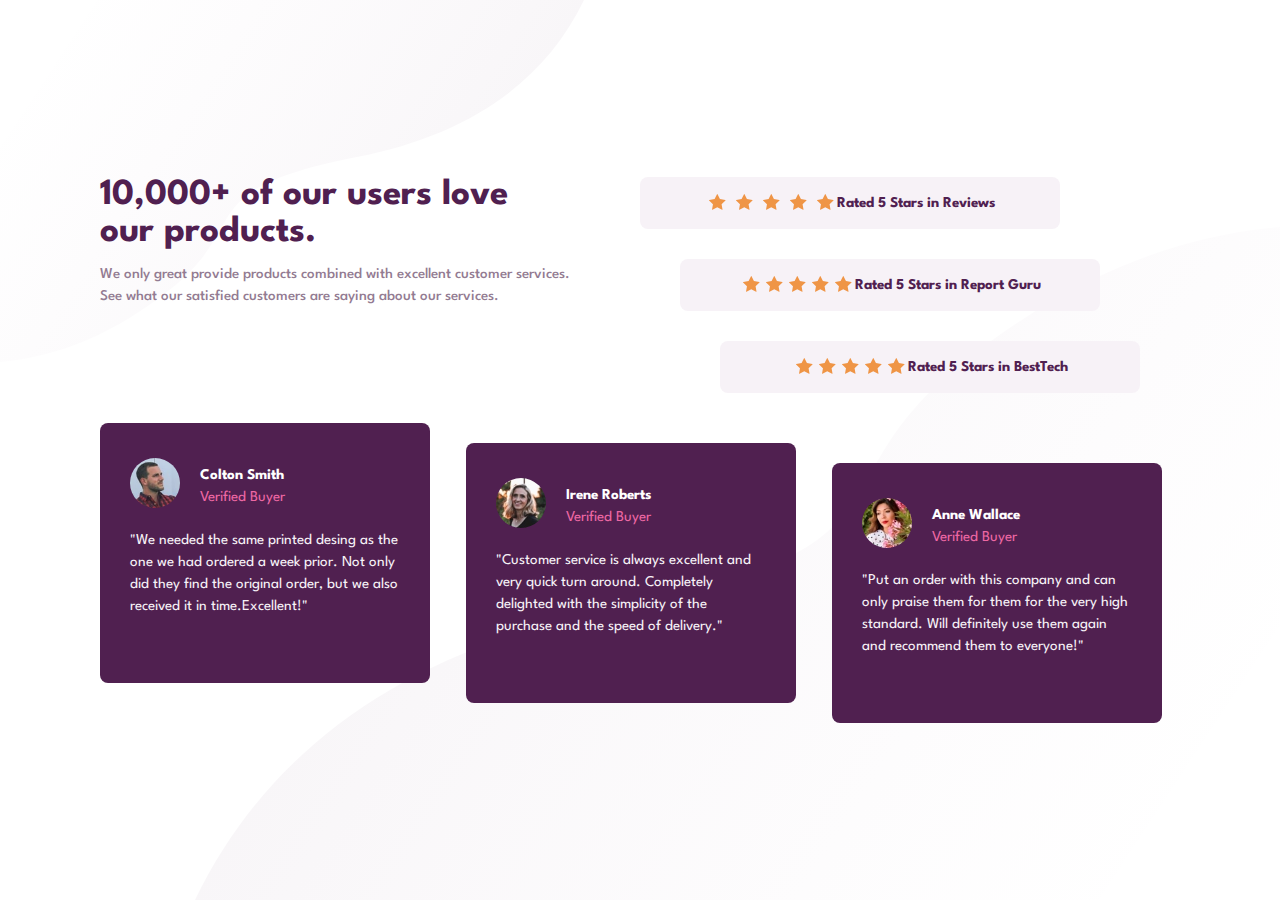
<file: index.html>
<!DOCTYPE html>
<html lang="en">
  <head>
    <meta charset="UTF-8">
    <meta http-equiv="X-UA-Compatible" content="IE=edge">
    <meta name="viewport" content="width=device-width, initial-scale=1.0">
    <link rel="stylesheet" href="../css/styles.css">
    <link rel="stylesheet" href="../css/break_desktop.css" media="(min-width: 988px)">
    <link rel="preconnect" href="https://fonts.googleapis.com">
    <link rel="preconnect" href="https://fonts.gstatic.com" crossorigin>
    <link href="https://fonts.googleapis.com/css2?family=Spartan:wght@400;500;700&amp;display=swap" rel="stylesheet">
    <title>Social Proof</title>
  </head>
  <body>
    <main> 
      <div class="content">       
        <h1>10,000+ of our users love our products.</h1>
        <p>We only great provide products combined with excellent customer services. See what our satisfied customers are saying about our services.</p>
      </div>
      <section class="rating">
        <div class="rating_box"> 
          <div class="rating_box_stars">
            <img src="../images/icon-star.svg" alt="S"/>
            <img src="../images/icon-star.svg" alt="T"/>
            <img src="../images/icon-star.svg" alt="A"/>
            <img src="../images/icon-star.svg" alt="R"/>
            <img src="../images/icon-star.svg" alt="S"/>
          </div>
          <p>Rated 5 Stars in Reviews</p>
        </div>
        <div class="rating_box"> 
          <div class="rating_box_stars"><img src="../images/icon-star.svg" alt="S"/><img src="../images/icon-star.svg" alt="T"/><img src="../images/icon-star.svg" alt="A"/><img src="../images/icon-star.svg" alt="R"/><img src="../images/icon-star.svg" alt="S"/></div>
          <p>Rated 5 Stars in Report Guru</p>
        </div>
        <div class="rating_box"> 
          <div class="rating_box_stars"><img src="../images/icon-star.svg" alt="S"/><img src="../images/icon-star.svg" alt="T"/><img src="../images/icon-star.svg" alt="A"/><img src="../images/icon-star.svg" alt="R"/><img src="../images/icon-star.svg" alt="S"/></div>
          <p>Rated 5 Stars in BestTech</p>
        </div>
      </section>
      <section class="opinions">
        <div class="opinions_profile"> 
          <div class="opinions_profile-box"> <img src="../images/image-colton.jpg" alt="profile photo"/>
            <div class="opinions_profile-box-title"> 
              <p>Colton Smith</p><span>Verified Buyer</span>
            </div>
          </div>
          <p>&quot;We needed the same printed desing as the one we had ordered a week prior. Not only did they find the original order, but we also received it in time.Excellent!&quot;</p>
        </div>
        <div class="opinions_profile"> 
          <div class="opinions_profile-box"> <img src="../images/image-irene.jpg" alt="profile photo"/>
            <div class="opinions_profile-box-title"> 
              <p>Irene Roberts</p><span>Verified Buyer</span>
            </div>
          </div>
          <p>&quot;Customer service is always excellent and very quick turn around. Completely delighted with the simplicity of the purchase and the speed of delivery.&quot;</p>
        </div>
        <div class="opinions_profile"> 
          <div class="opinions_profile-box"> <img src="../images/image-anne.jpg" alt="profile photo"/>
            <div class="opinions_profile-box-title"> 
              <p>Anne Wallace</p><span>Verified Buyer</span>
            </div>
          </div>
          <p>&quot;Put an order with this company and can only praise them for them for the very high standard. Will definitely use them again and recommend them to everyone!&quot;</p>
        </div>
      </section>
    </main>
  </body>
</html>
</file>
<file: css/styles.css>
* {
  margin: 0;
  padding: 0;
  -webkit-box-sizing: border-box;
          box-sizing: border-box;
}

html {
  font-size: 62.5%;
  font-family: "Spartan", sans-serif;
}

body {
  font-size: 1.5rem;
  line-height: 2.2rem;
  background-image: url(../images/bg-pattern-top-desktop.svg), url(../images/bg-pattern-bottom-desktop.svg);
  background-repeat: no-repeat, no-repeat;
  background-position: 0px 0px , 0px 100%;
}

main {
  text-align: center;
  padding: 6rem 2rem;
  display: -webkit-box;
  display: -ms-flexbox;
  display: flex;
  -webkit-box-orient: vertical;
  -webkit-box-direction: normal;
      -ms-flex-direction: column;
          flex-direction: column;
  -webkit-box-align: center;
      -ms-flex-align: center;
          align-items: center;
}

.content {
  width: 100%;
  max-width: 50rem;
}

.content h1 {
  color: #502050;
  line-height: 3.7rem;
}

.content p {
  color: #937b92;
  font-weight: 500;
}

.rating {
  min-width: 30rem;
  max-width: 50rem;
  width: 100%;
}

.rating_box {
  margin: 0 0 3rem;
  padding: 1.2rem;
  border-radius: .8rem;
  background-color: #f7f2f7;
}

.rating_box_stars img {
  margin: .5rem .3rem 0;
}

.rating_box p {
  margin: 0;
  font-weight: bold;
  color: #502050;
}

.opinions {
  text-align: initial;
}

.opinions_profile {
  margin: 2rem 0;
  padding: 3.5rem 3rem;
  max-width: 33rem;
  border-radius: .8rem;
  background-color: #502050;
}

.opinions_profile-box {
  display: -webkit-box;
  display: -ms-flexbox;
  display: flex;
}

.opinions_profile-box img {
  margin-right: 2rem;
  width: 5rem;
  height: 5rem;
  border-radius: 50%;
}

.opinions_profile-box-title {
  padding: .6rem 0;
}

.opinions_profile-box-title p {
  margin: 0;
  color: white;
  font-weight: 700;
}

.opinions_profile-box-title span {
  color: #ee68a4;
  font-weight: 400;
}

.opinions_profile > p {
  margin: 1.5rem 0 0;
  color: #f7f2f7;
}
/*# sourceMappingURL=styles.css.map */
</file>
<file: css/break_desktop.css>
* {
  margin: 0;
  padding: 0;
  -webkit-box-sizing: border-box;
          box-sizing: border-box;
}

html {
  font-size: 62.5%;
  font-family: "Spartan", sans-serif;
}

body {
  font-size: 1.5rem;
  line-height: 2.2rem;
  background-image: url(../images/bg-pattern-top-desktop.svg), url(../images/bg-pattern-bottom-desktop.svg);
  background-repeat: no-repeat, no-repeat;
  background-position: 0px 0px , 0px 100%;
}

main {
  text-align: center;
  padding: 6rem 2rem;
  display: -webkit-box;
  display: -ms-flexbox;
  display: flex;
  -webkit-box-orient: vertical;
  -webkit-box-direction: normal;
      -ms-flex-direction: column;
          flex-direction: column;
  -webkit-box-align: center;
      -ms-flex-align: center;
          align-items: center;
}

.content {
  width: 100%;
  max-width: 50rem;
}

.content h1 {
  color: #502050;
  line-height: 3.7rem;
}

.content p {
  color: #937b92;
  font-weight: 500;
}

.rating {
  min-width: 30rem;
  max-width: 50rem;
  width: 100%;
}

.rating_box {
  margin: 0 0 3rem;
  padding: 1.2rem;
  border-radius: .8rem;
  background-color: #f7f2f7;
}

.rating_box_stars img {
  margin: .5rem .3rem 0;
}

.rating_box p {
  margin: 0;
  font-weight: bold;
  color: #502050;
}

.opinions {
  text-align: initial;
}

.opinions_profile {
  margin: 2rem 0;
  padding: 3.5rem 3rem;
  max-width: 33rem;
  border-radius: .8rem;
  background-color: #502050;
}

.opinions_profile-box {
  display: -webkit-box;
  display: -ms-flexbox;
  display: flex;
}

.opinions_profile-box img {
  margin-right: 2rem;
  width: 5rem;
  height: 5rem;
  border-radius: 50%;
}

.opinions_profile-box-title {
  padding: .6rem 0;
}

.opinions_profile-box-title p {
  margin: 0;
  color: white;
  font-weight: 700;
}

.opinions_profile-box-title span {
  color: #ee68a4;
  font-weight: 400;
}

.opinions_profile > p {
  margin: 1.5rem 0 0;
  color: #f7f2f7;
}

body {
  height: 100vh;
  display: -webkit-box;
  display: -ms-flexbox;
  display: flex;
  -webkit-box-pack: center;
      -ms-flex-pack: center;
          justify-content: center;
  -webkit-box-align: center;
      -ms-flex-align: center;
          align-items: center;
  background-position: 0px 0px , 100% 100%;
}

main {
  padding: 0 2rem;
  display: -ms-grid;
  display: grid;
  -ms-grid-columns: 1fr 1fr;
      grid-template-columns: 1fr 1fr;
  -ms-grid-rows: auto 300px;
      grid-template-rows: auto 300px;
}

.content {
  text-align: initial;
  -ms-flex-item-align: start;
      align-self: flex-start;
}

.content h1 {
  font-size: 3.7rem;
  margin-bottom: 1.2rem;
  padding-right: 9rem;
}

.content p {
  padding-right: 20px;
}

.rating {
  -ms-flex-item-align: start;
      align-self: flex-start;
  display: -webkit-box;
  display: -ms-flexbox;
  display: flex;
  -webkit-box-orient: vertical;
  -webkit-box-direction: normal;
      -ms-flex-direction: column;
          flex-direction: column;
}

.rating_box {
  display: -webkit-box;
  display: -ms-flexbox;
  display: flex;
  -webkit-box-align: center;
      -ms-flex-align: center;
          align-items: center;
  -webkit-box-pack: center;
      -ms-flex-pack: center;
          justify-content: center;
  width: 420px;
}

.rating_box--stars {
  margin-right: 2rem;
}

.rating_box:nth-child(1) {
  -ms-flex-item-align: start;
      align-self: flex-start;
  justify-self: flex-start;
}

.rating_box:nth-child(2) {
  -ms-flex-item-align: center;
      -ms-grid-row-align: center;
      align-self: center;
}

.rating_box:nth-child(3) {
  -ms-flex-item-align: end;
      align-self: flex-end;
}

.opinions {
  grid-column: 1/-1;
  height: 100%;
  display: -webkit-box;
  display: -ms-flexbox;
  display: flex;
  -webkit-box-orient: horizontal;
  -webkit-box-direction: normal;
      -ms-flex-direction: row;
          flex-direction: row;
}

.opinions_profile {
  margin: 0 1.8rem;
  height: 26rem;
}

.opinions_profile:nth-child(1) {
  margin-left: 0;
  -ms-flex-item-align: start;
      align-self: flex-start;
}

.opinions_profile:nth-child(2) {
  -ms-flex-item-align: center;
      -ms-grid-row-align: center;
      align-self: center;
}

.opinions_profile:nth-child(3) {
  -ms-flex-item-align: end;
      align-self: flex-end;
}
/*# sourceMappingURL=break_desktop.css.map */
</file>
